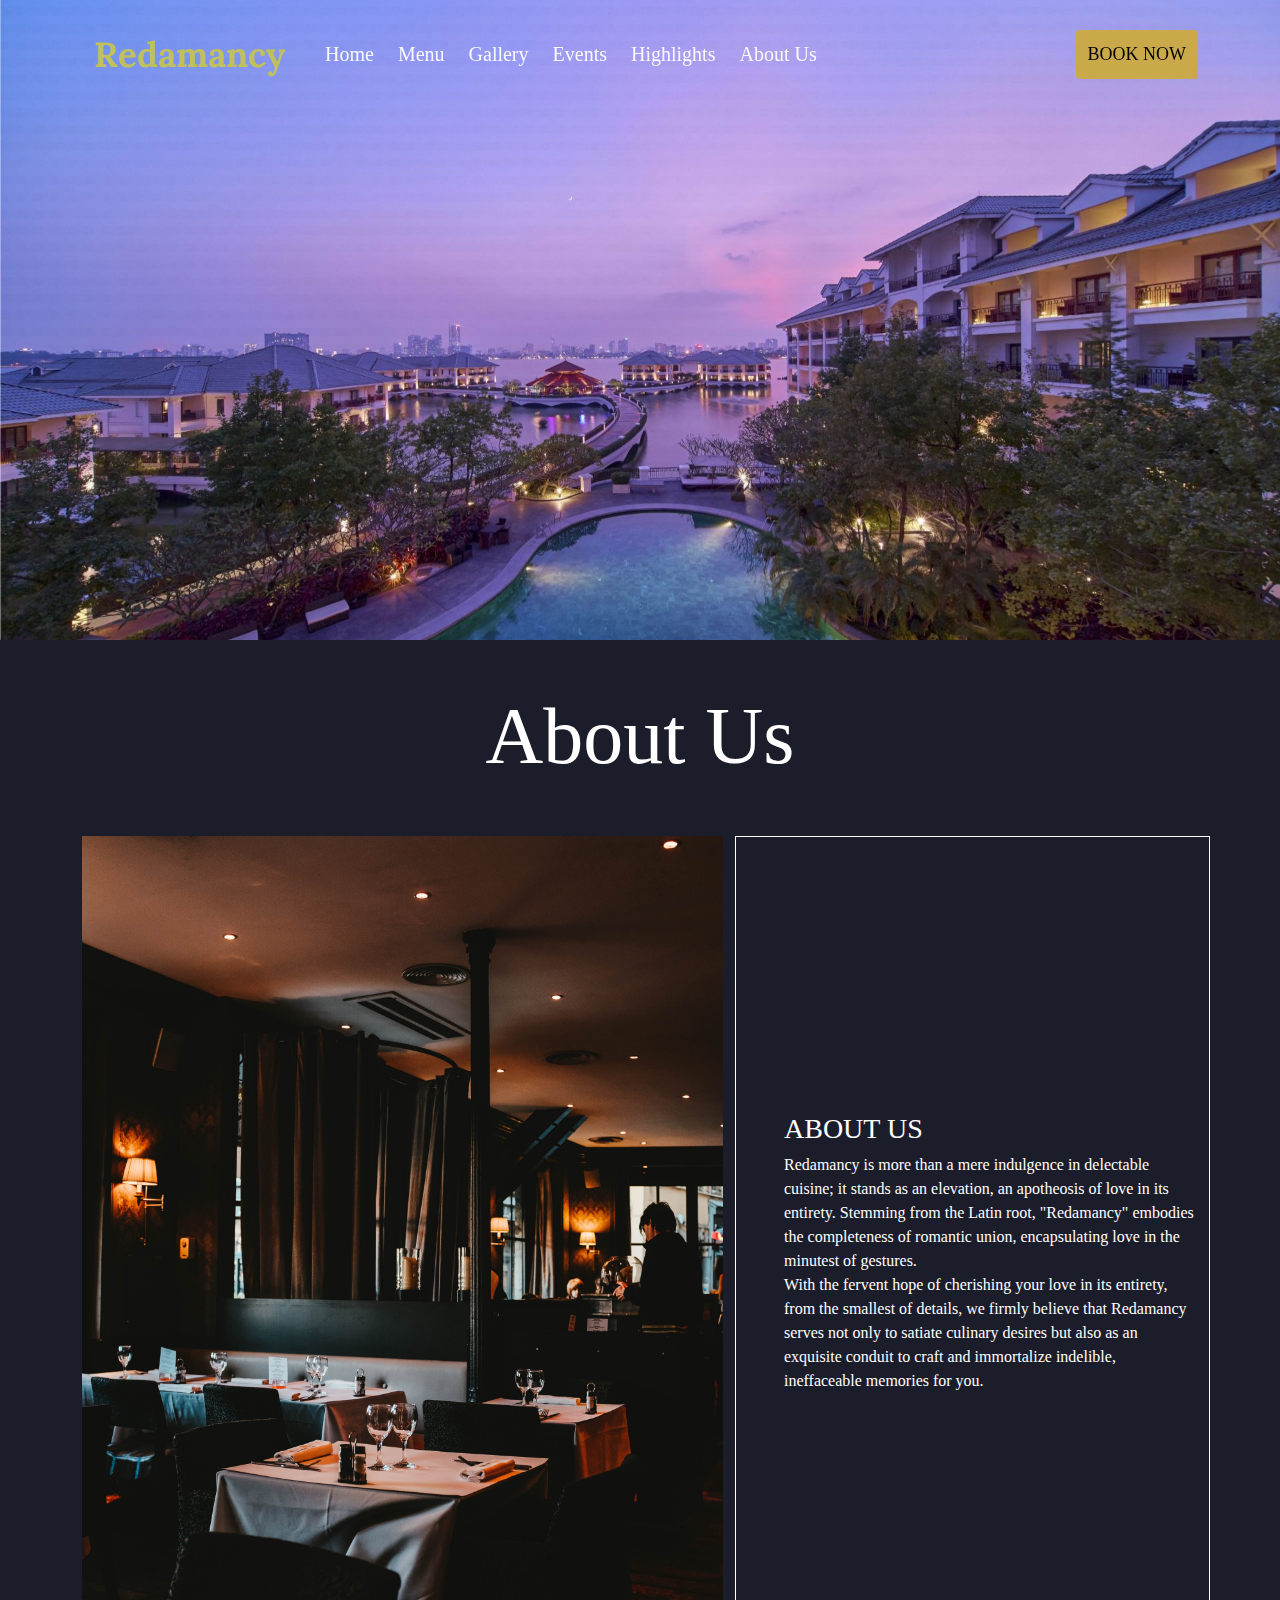
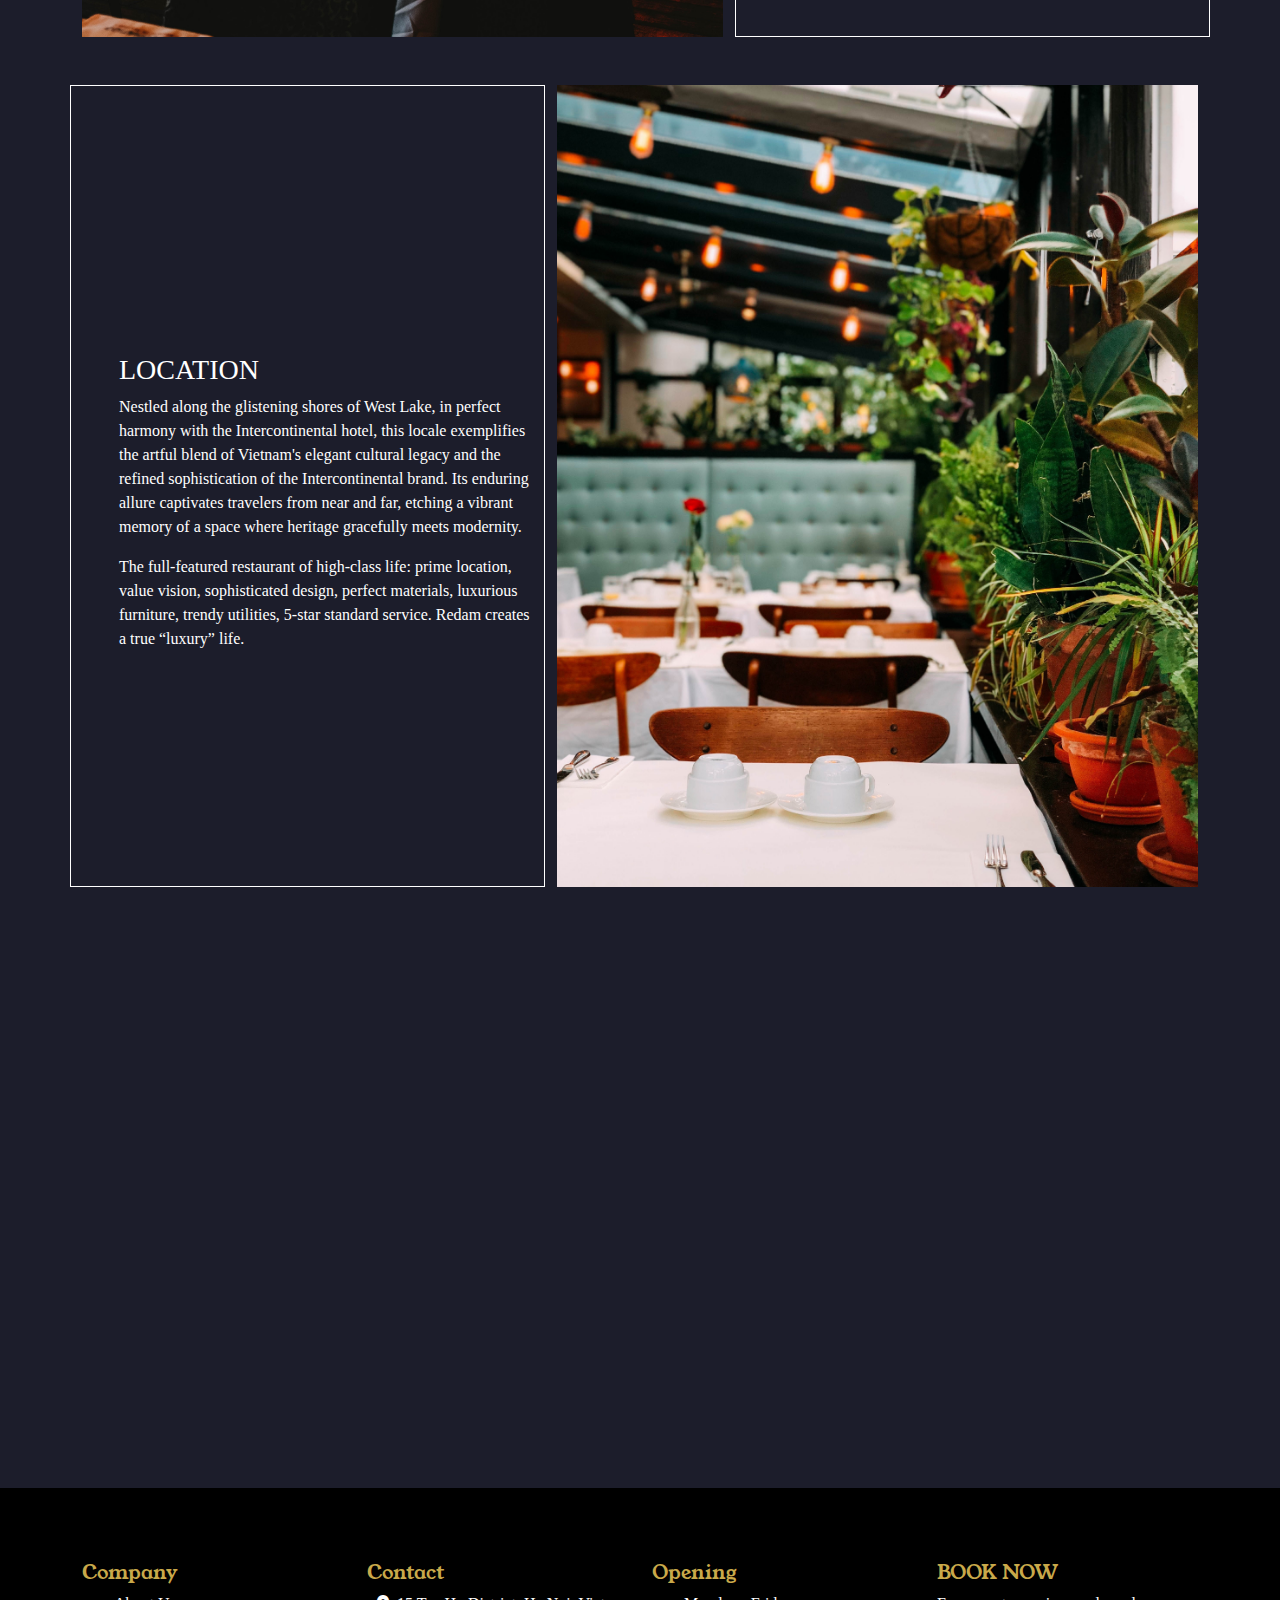
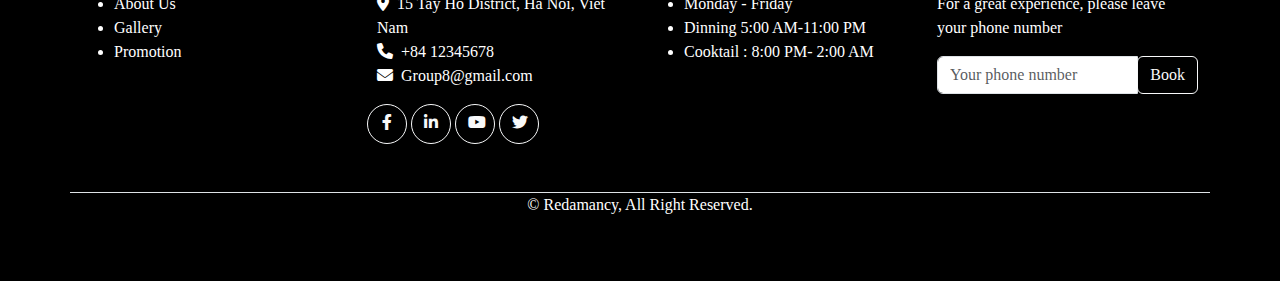
<file: aboutus.html>
<!DOCTYPE html>
<html>

<head>
	<link rel="stylesheet" type="text/css" href="css/aboutus.css">
	<link href="https://cdn.jsdelivr.net/npm/bootstrap@5.3.0/dist/css/bootstrap.min.css" rel="stylesheet">
	<meta charset="utf-8">
	<meta name="viewport" content="width=device-width, initial-scale=1">
	<title>About Us</title>
	<link rel="icon" type="image/x-icon" href="Asset/logo.ico">
	<link rel="preconnect" href="https://fonts.googleapis.com">
	<link rel="preconnect" href="https://fonts.gstatic.com" crossorigin>
	<link href="https://fonts.googleapis.com/css2?family=Playfair+Display&family=Satisfy&display=swap" rel="stylesheet">
	<link
		href="https://fonts.googleapis.com/css2?family=Playfair+Display&family=Satisfy&family=Young+Serif&display=swap"
		rel="stylesheet">
	<link
		href="https://fonts.googleapis.com/css2?family=Great+Vibes&family=Playfair+Display&family=Satisfy&family=Young+Serif&display=swap"
		rel="stylesheet">
	<link href="https://fonts.googleapis.com/css2?family=Lora&display=swap" rel="stylesheet">
	<link href="https://fonts.googleapis.com/css2?family=Fondamento&family=Lora&display=swap" rel="stylesheet">
	<link href="https://fonts.googleapis.com/css2?family=Bodoni+Moda:opsz@6..96&family=Cutive+Mono&display=swap"
		rel="stylesheet">
	<link href="Asset/fontawesome-free-6.1.1-web/css/fontawesome.css" rel="stylesheet">
	<link href="Asset/fontawesome-free-6.1.1-web/css/brands.css" rel="stylesheet">
	<link href="Asset/fontawesome-free-6.1.1-web/css/solid.css" rel="stylesheet">
</head>

<body>
	<nav class="navbar sticky-top navbar-expand-lg " id="navbar">
		<div class="container-lg d-flex justify-content-between">
			<a class="navbar-brand " href="index.html" id="logo"
				style="font-family: 'Lora', serif; color: rgb(192, 192, 94);">Redamancy</a>
			<button class="navbar-toggler" type="button" data-bs-toggle="collapse"
				data-bs-target="#navbarSupportedContent" aria-controls="navbarSupportedContent" aria-expanded="false"
				aria-label="Toggle navigation">
				<span class="navbar-toggler-icon"></span>
			</button>

			<div class="collapse navbar-collapse justify-content-between" id="navbarSupportedContent">
				<ul class="navbar-nav mb-2 mb-lg-0">
					<li class="nav-item">
						<a class="nav-link text-light fs-5" aria-current="page" href="index.html">Home</a>
					</li>
					<li class="nav-item">
						<a class="nav-link text-light fs-5" href="Menu.html">Menu</a>
					</li>
					<li class="nav-item">
						<a class="nav-link text-light fs-5" href="Gallery.html">Gallery</a>
					</li>
					<li class="nav-item">
						<a class="nav-link text-light fs-5" href="promotion.html">Events</a>
					</li>
					<li class="nav-item">
						<a class="nav-link text-light fs-5" href="index.html">Highlights</a>
					</li>
					<li class="nav-item">
						<a class="nav-link text-light fs-5" href="aboutus.html">About Us</a>
					</li>
				</ul>
					<a href="Book.html" class="btn-light btn bookbtn">BOOK NOW</a>
			</div>
		</div>
	</nav>
	<div class="content">
		<div class="slideshow-container">
			<div class="mySlides fadez">
				<img class="img-fluid" src="Aboutus/1.jpg" style="width:100%">
			</div>

			<div class="mySlides fadez">
				<img class="img-fluid" src="Aboutus/2.jpg" style="width:100%">
			</div>

			<div class="mySlides fadez">
				<img class="img-fluid" src="Aboutus/3.jpg" style="width:100%">
			</div>
		</div>
		<div class="mp-5 py-5">	
		<div class="container">
				<div>
					<center>
					<h1 style="font-size: 80px; padding-bottom: 20px;">About Us</h1><br>
					</center>
				</div>
				<div class="row pb-5">
					<img class="col-lg-7" src="Aboutus/22.jpg">
					<div class="col-lg-5 pt-5 ps-5 d-flex" style="border: 0.5px solid white; flex-direction: column; justify-content:center; ">
						<h3>ABOUT US</h3>
						<p>	Redamancy is more than a mere indulgence in delectable cuisine; it stands
							as an
							elevation, an apotheosis of love in its entirety. Stemming from the Latin root, "Redamancy" embodies
							the completeness of romantic union, encapsulating love in the minutest of gestures. <br> With the
							fervent hope of
							cherishing your love in its entirety, from the smallest of details, we firmly believe that Redamancy
							serves not only to satiate culinary desires but also as an exquisite conduit to craft and
							immortalize
							indelible, ineffaceable memories for you.
						</p>
						
					</div>
				</div>
				<div class="row pb-5">
					<div class="col-lg-5 pt-5 ps-5 d-flex" style="border: 0.5px solid white; flex-direction: column; justify-content:center;">
						<h3>LOCATION</h3>
						<p>Nestled along the glistening shores of West Lake, in perfect harmony with the Intercontinental
							hotel, this locale exemplifies the artful blend of Vietnam's elegant cultural legacy and the refined
							sophistication of the Intercontinental brand. Its enduring allure captivates travelers from near and
							far, etching a vibrant memory of a space where heritage gracefully meets modernity.</p>
						<p>
							The full-featured restaurant of high-class life: prime location, value vision, sophisticated design,
							perfect materials, luxurious furniture, trendy utilities, 5-star standard service. Redam creates a
							true “luxury” life.
						</p>
					</div>
					<img class="col-lg-7" src="Aboutus/21.jpg">
				</div>
		</div>
		</div>

	</div>

	<br><br>
	<iframe
		src="https://www.google.com/maps/embed?pb=!1m18!1m12!1m3!1d3723.331693869586!2d105.82848447463655!3d21.059410380597612!2m3!1f0!2f0!3f0!3m2!1i1024!2i768!4f13.1!3m3!1m2!1s0x3135aa55bae2e6e3%3A0xf6a9a624a47ebbb4!2zNDQvNSBQLiBU4burIEhvYSwgVOG7lSBEw6JuIFBo4buRIFPhu5EgMDEsIFTDonkgSOG7kywgSMOgIE7hu5lpLCBWaWV0bmFt!5e0!3m2!1sen!2s!4v1697956718975!5m2!1sen!2s"
		width="100%" height="450" style="border:0; " allowfullscreen="" loading="lazy"
		referrerpolicy="no-referrer-when-downgrade"></iframe>
	<div class="footer">
		<div class="container-lg">
			<div class="row py-5 border-bottom">
				<div class="col-lg-3">
					<br>
					<h5>Company</h5>
					<ul>
						<li><a style="text-decoration: none; color: #ffffff;" href="aboutus.html">About Us</a></li>
						<li><a style="text-decoration: none; color: #ffffff;" href="Gallery.html">Gallery</a></li>
						<li><a style="text-decoration: none; color: #ffffff;" href="promotion.html">Promotion</a></li>
					</ul>
				</div>
				<div class="col-lg-3">
					<br>
					<h5>Contact</h5>
					<ul class="contactlist">
						<li><i class="fa-solid fa-location-dot" style="color: #ffffff;"></i> &nbsp;15 Tay Ho District,
							Ha Noi, Viet Nam</li>
						<li><i class="fa-solid fa-phone" style="color: #ffffff;"></i> &nbsp;+84 12345678</li>
						<li><i class="fa-solid fa-envelope" style="color: #ffffff;"></i> &nbsp;Group8@gmail.com</li>
					</ul>
					<a class="btn btn-outline-light rounded-circle btn-social icon" href=""><i
							class="fab fa-facebook-f"></i></a>
					<a class="btn btn-outline-light rounded-circle btn-social icon" href=""><i
							class="fab fa-linkedin-in"></i></a>
					<a class="btn btn-outline-light rounded-circle btn-social icon" href=""><i
							class="fab fa-youtube"></i></a>
					<a class="btn btn-outline-light rounded-circle btn-social icon" href=""><i
							class="fab fa-twitter"></i></a>
				</div>
				<div class="col-lg-3">
					<br>
					<h5>Opening</h5>
					<ul>
						<li>Monday - Friday</li>
						<li>Dinning 5:00 AM-11:00 PM</li>
						<li>Cooktail : 8:00 PM- 2:00 AM</li>
					</ul>
				</div>
				<div class="col-lg-3">
					<br>
					<h5>BOOK NOW</h5>
					<p>For a great experience, please leave your phone number</p>
					<form class="form-inline">
						<div class="form-group">
							<div class="input-group mb-3">
								<input type="text" class="form-control" placeholder="Your phone number"
									aria-label="Recipient's username" aria-describedby="basic-addon2">
								<div class="input-group-append">
									<button class="btn btn-outline-light" type="button">Book</button>
								</div>
							</div>
						</div>
					</form>
				</div>
			</div>
			<div class="row pb-5">
				<p class="text-center">© Redamancy, All Right Reserved.</p>
			</div>
		</div>

	</div>
	<script src="https://cdn.jsdelivr.net/npm/bootstrap@5.2.3/dist/js/bootstrap.bundle.min.js"></script>
	<script type="text/javascript">
		let slideIndex = 0;
		showSlides();

		function showSlides() {
			let i;
			let slides = document.getElementsByClassName("mySlides");
			for (i = 0; i < slides.length; i++) {
				slides[i].style.display = "none";
			}
			slideIndex++;
			if (slideIndex > slides.length) { slideIndex = 1 }
			slides[slideIndex - 1].style.display = "block";
			setTimeout(showSlides, 5000);
		}

	</script>
	<script>
		// When the user scrolls the page, execute myFunction
		window.onscroll = function () { myFunction() };

		// Get the navbar
		var navbar = document.getElementById("navbar");

		// Get the offset position of the navbar
		var sticky = navbar.offsetTop;

		// Add the sticky class to the navbar when you reach its scroll position. Remove "sticky" when you leave the scroll position
		function myFunction() {
			if (window.pageYOffset >= sticky) {
				navbar.classList.add("sticky")
			} else {
				navbar.classList.remove("sticky");
			}
		}
	</script>
	<script>window.onscroll = function () { scrollFunction() };
		function scrollFunction() {
			if (document.body.scrollTop > 80 || document.documentElement.scrollTop > 80) {
				document.getElementById("navbar").style.padding = "10px 10px";
				document.getElementById("logo").style.fontSize = "25px";
				document.getElementById("navbar").style.background = "black";
			} else {
				document.getElementById("navbar").style.padding = "30px 10px";
				document.getElementById("logo").style.fontSize = "35px";
				document.getElementById("navbar").style.background = "transparent";
			}
		}</script>
</body>

</html>
</file>
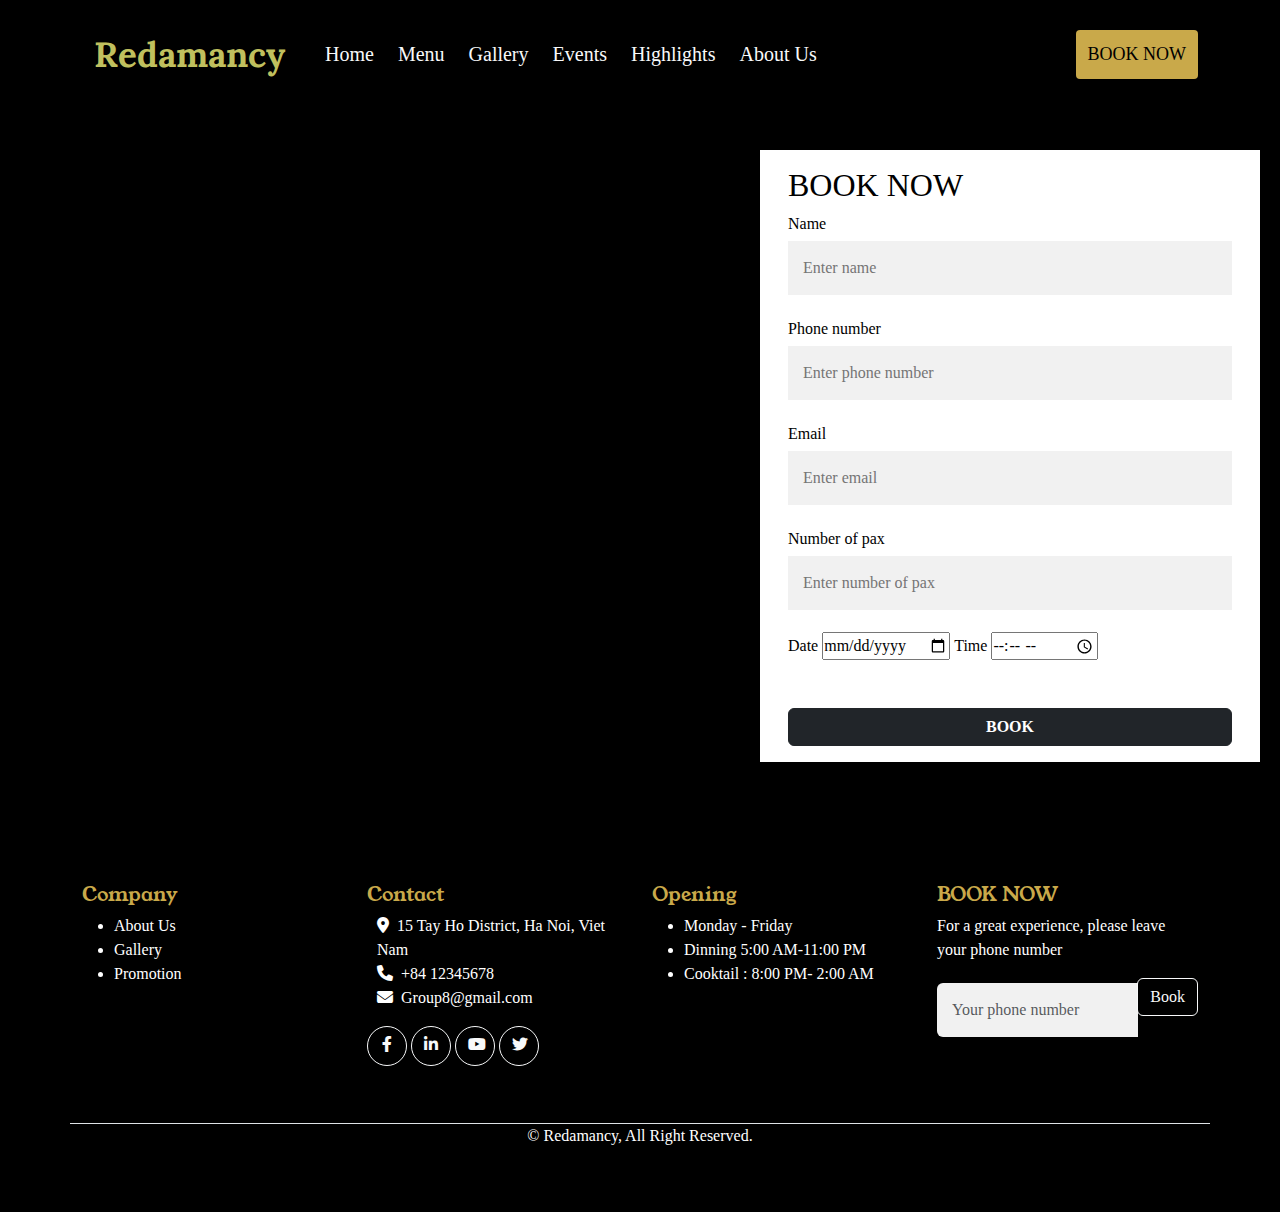
<file: Book.html>
<!DOCTYPE html>
<html>

<head>
	<link rel="stylesheet" type="text/css" href="css/book.css">
	<link href="https://cdn.jsdelivr.net/npm/bootstrap@5.3.0/dist/css/bootstrap.min.css" rel="stylesheet">
	<meta charset="utf-8">
	<meta name="viewport" content="width=device-width, initial-scale=1">
	<title>Book</title>
	<link rel="icon" type="image/x-icon" href="Asset/logo.ico">
	<link rel="preconnect" href="https://fonts.googleapis.com">
	<link rel="preconnect" href="https://fonts.gstatic.com" crossorigin>
	<link href="https://fonts.googleapis.com/css2?family=Playfair+Display&family=Satisfy&display=swap" rel="stylesheet">
	<link href="https://fonts.googleapis.com/css2?family=Playfair+Display&family=Satisfy&family=Young+Serif&display=swap" rel="stylesheet">
	<link href="https://fonts.googleapis.com/css2?family=Great+Vibes&family=Playfair+Display&family=Satisfy&family=Young+Serif&display=swap" rel="stylesheet">
	<link href="https://fonts.googleapis.com/css2?family=Lora&display=swap" rel="stylesheet">
	<link href="https://fonts.googleapis.com/css2?family=Fondamento&family=Lora&display=swap" rel="stylesheet">
	<link href="https://fonts.googleapis.com/css2?family=Bodoni+Moda:opsz@6..96&family=Cutive+Mono&display=swap" rel="stylesheet">
	<link href="Asset/fontawesome-free-6.1.1-web/css/fontawesome.css" rel="stylesheet">
    <link href="Asset/fontawesome-free-6.1.1-web/css/brands.css" rel="stylesheet">
    <link href="Asset/fontawesome-free-6.1.1-web/css/solid.css" rel="stylesheet">
</head>

<body> 
	<nav class="navbar sticky-top navbar-expand-lg " id="navbar">
		<div class="container-lg d-flex justify-content-between">
			<a class="navbar-brand " href="index.html" id="logo"
				style="font-family: 'Lora', serif; color: rgb(192, 192, 94);">Redamancy</a>
			<button class="navbar-toggler" type="button" data-bs-toggle="collapse"
				data-bs-target="#navbarSupportedContent" aria-controls="navbarSupportedContent" aria-expanded="false"
				aria-label="Toggle navigation">
				<span class="navbar-toggler-icon"></span>
			</button> 
			<div class="collapse navbar-collapse justify-content-between" id="navbarSupportedContent">
			<ul class="navbar-nav mb-2 mb-lg-0">
				<li class="nav-item">
					<a class="nav-link text-light fs-5" aria-current="page" href="index.html">Home</a>
				</li>
				<li class="nav-item">
					<a class="nav-link text-light fs-5" href="Menu.html">Menu</a>
				</li>
				<li class="nav-item">
					<a class="nav-link text-light fs-5" href="Gallery.html">Gallery</a>
				</li>
				<li class="nav-item">
					<a class="nav-link text-light fs-5" href="promotion.html">Events</a>
				</li>
				<li class="nav-item">
					<a class="nav-link text-light fs-5" href="index.html">Highlights</a>
				</li>
				<li class="nav-item">
					<a class="nav-link text-light fs-5" href="aboutus.html">About Us</a>
				</li>
			</ul>
				<a href="Book.html" class="btn-light btn bookbtn">BOOK NOW</a>
			</div>
		</div>
	</nav>
	<div class="content">
		<div>
			<div class="bg-img" style="margin-top: 110px;">
				<div class="booking">
				<form class="container">
				  <h2>BOOK NOW</h2>
			
				  <label for="name"><b>Name</b></label>
				  <input type="text" placeholder="Enter name" name="name" required>
			
				  <label for="phone number"><b>Phone number</b></label>
				  <input type="text" placeholder="Enter phone number" name="phone number" required>
			
			
				  <label for="email"><b>Email</b></Email>
					<input type="text" placeholder="Enter email" name="email" required>
			
					<label for="pax"><b>Number of pax</b></label>
					<input type="text" placeholder="Enter number of pax" name="number of pax" required>
			
			
					<label for="date"><b>Date</b></label>
					<input type="date" id="date" name="date" required>
			
					<label for="time"><b>Time</b></label>
					<input type="time" id="time" name="time" required>
					<br><br><br>
			
					<button type="submit" class="btn btn-dark" style="width: 100%;"><b>BOOK</b></button>
				</form>
              </div>
			  </div>
		</div>
	</div>
	<div class="footer">
		<div class="container-lg">
            <div class="row py-5 border-bottom">
				<div class="col-lg-3">
					<br><h5>Company</h5>
					<ul>
						<li><a style="text-decoration: none; color: #ffffff;" href="aboutus.html">About Us</a></li>
						<li><a style="text-decoration: none; color: #ffffff;" href="Gallery.html">Gallery</a></li>
						<li><a style="text-decoration: none; color: #ffffff;" href="promotion.html">Promotion</a></li>
					</ul>
				</div>
				<div class="col-lg-3">
					<br><h5>Contact</h5>
					<ul class="contactlist">
						<li><i class="fa-solid fa-location-dot" style="color: #ffffff;"></i> &nbsp;15 Tay Ho District, Ha Noi, Viet Nam</li>
						<li><i class="fa-solid fa-phone" style="color: #ffffff;"></i> &nbsp;+84 12345678</li>
						<li><i class="fa-solid fa-envelope" style="color: #ffffff;"></i> &nbsp;Group8@gmail.com</li>
					</ul>
					<a class="btn btn-outline-light rounded-circle btn-social icon" href=""><i class="fab fa-facebook-f"></i></a>
					<a class="btn btn-outline-light rounded-circle btn-social icon" href=""><i class="fab fa-linkedin-in"></i></a>
					<a class="btn btn-outline-light rounded-circle btn-social icon" href=""><i class="fab fa-youtube"></i></a>
					<a class="btn btn-outline-light rounded-circle btn-social icon" href=""><i class="fab fa-twitter"></i></a>
				</div>
				<div class="col-lg-3">
					<br><h5>Opening</h5>
					<ul>
                        <li>Monday - Friday</li>
						<li>Dinning 5:00 AM-11:00 PM</li>
						<li>Cooktail : 8:00 PM- 2:00 AM</li>
                    </ul>
				</div>
				<div class="col-lg-3">
					<br><h5>BOOK NOW</h5>
					<p>For a great experience, please leave your phone number</p>
					<form class="form-inline">
						<div class="form-group">
							<div class="input-group mb-3">
								<input type="text" class="form-control" placeholder="Your phone number" aria-label="Recipient's username" aria-describedby="basic-addon2">
								<div class="input-group-append">
								  <button class="btn btn-outline-light" type="button">Book</button>
								</div>
							</div>
						</div>
					  </form>
				</div>
			</div>
			<div class="row pb-5"><p class="text-center">© Redamancy, All Right Reserved.</p></div>
		</div>
	</div>
	<script src="https://cdn.jsdelivr.net/npm/bootstrap@5.2.3/dist/js/bootstrap.bundle.min.js"></script>
	<script>
		// When the user scrolls the page, execute myFunction
window.onscroll = function() {myFunction()};

// Get the navbar
var navbar = document.getElementById("navbar");

// Get the offset position of the navbar
var sticky = navbar.offsetTop;

// Add the sticky class to the navbar when you reach its scroll position. Remove "sticky" when you leave the scroll position
function myFunction() {
  if (window.pageYOffset >= sticky) {
    navbar.classList.add("sticky")
  } else {
    navbar.classList.remove("sticky");
  }
		}
		</script>	
	<script>window.onscroll = function() {scrollFunction()};
		function scrollFunction() {
		  if (document.body.scrollTop > 80 || document.documentElement.scrollTop > 80) {
			document.getElementById("navbar").style.padding = "10px 10px";
			document.getElementById("logo").style.fontSize = "25px";
		 } else {
			document.getElementById("navbar").style.padding = "30px 10px";
			document.getElementById("logo").style.fontSize = "35px";
		  }
		}</script>
</body>

</html>
</file>
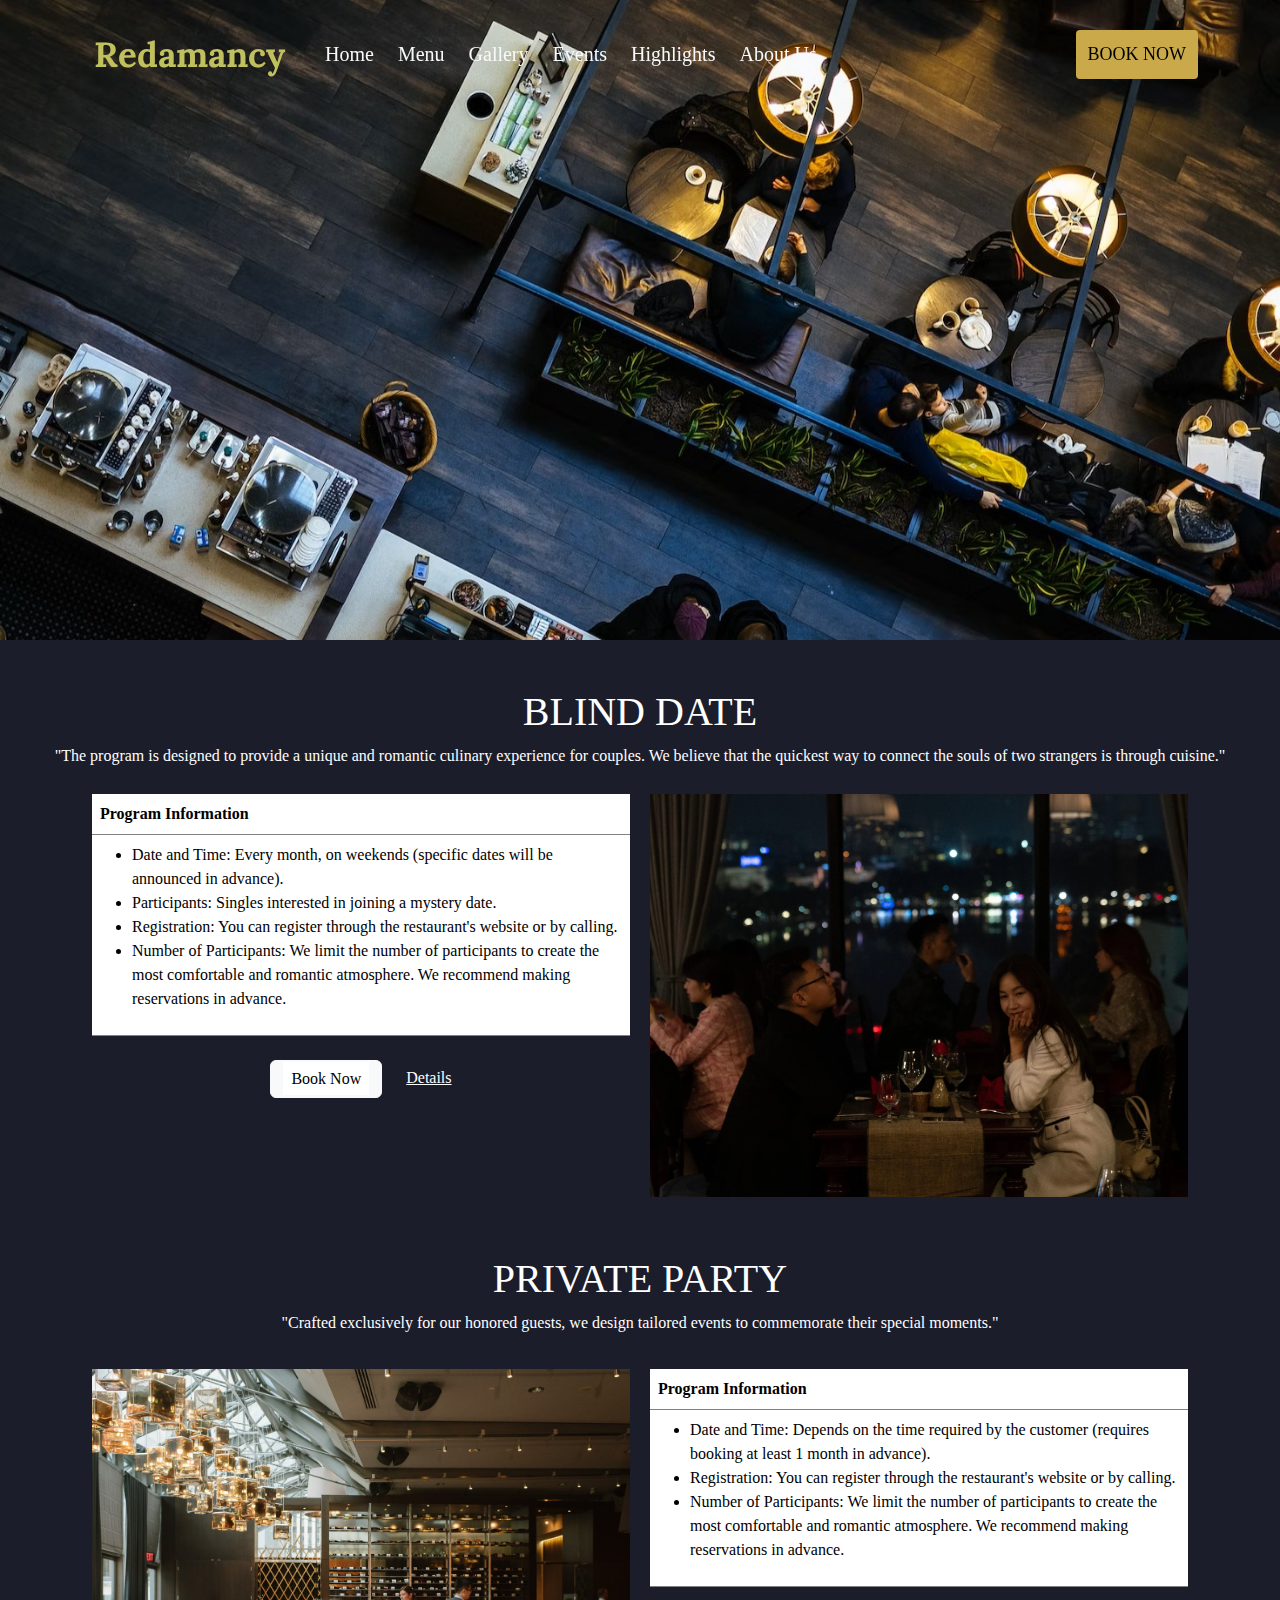
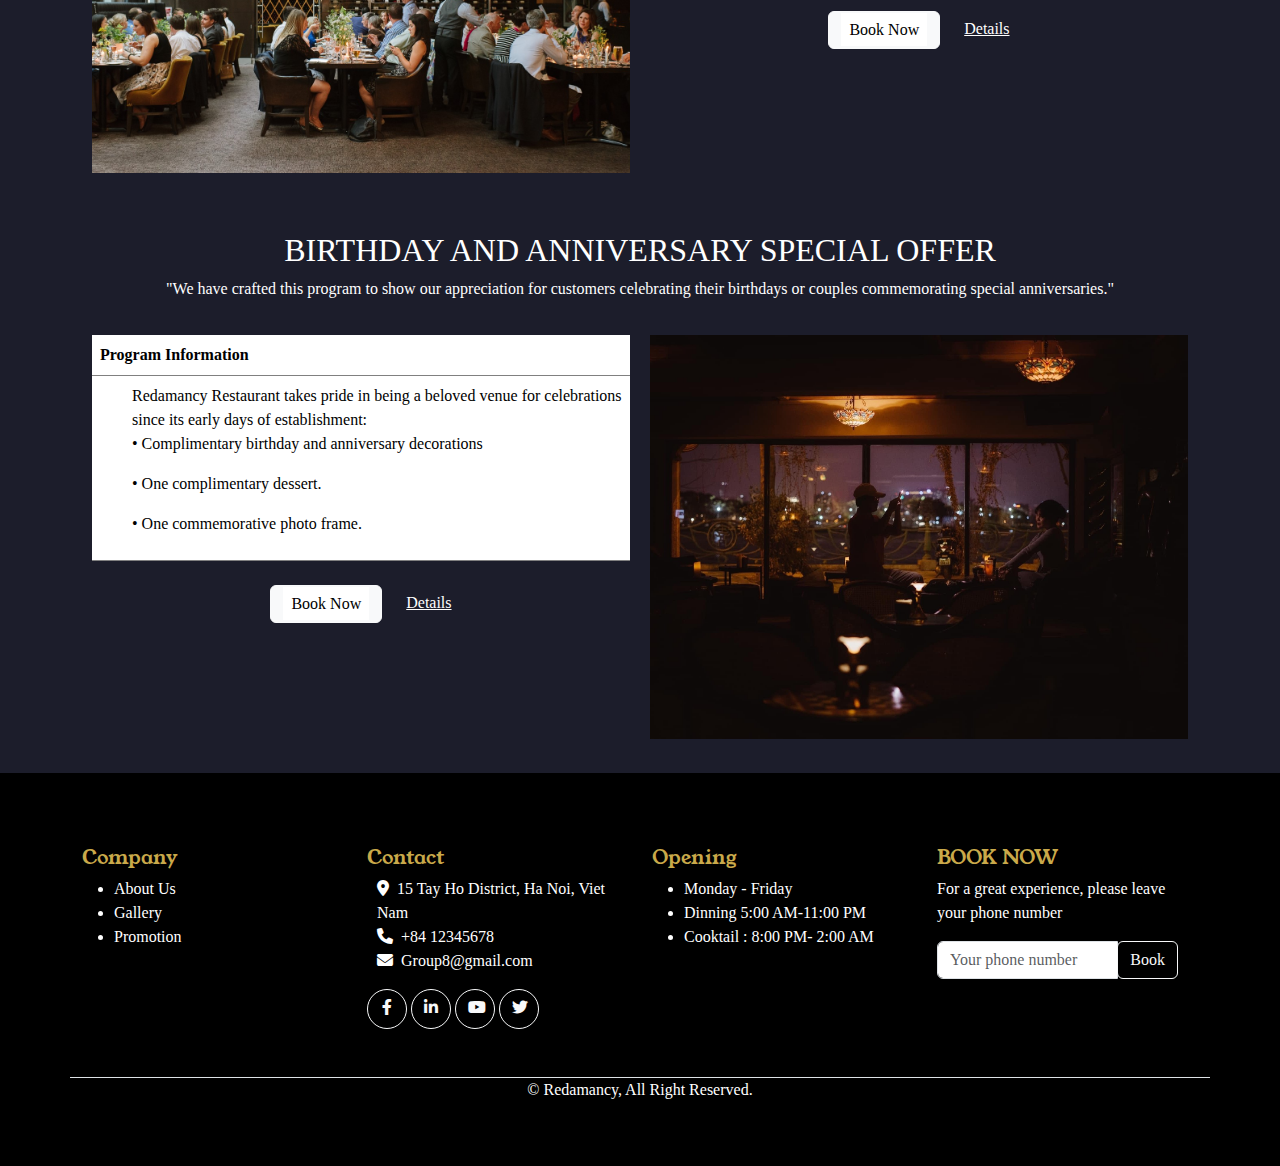
<file: promotion.html>
<!DOCTYPE html>
<html>

<head>
	<link rel="stylesheet" type="text/css" href="css/aboutus.css">
	<link href="https://cdn.jsdelivr.net/npm/bootstrap@5.3.0/dist/css/bootstrap.min.css" rel="stylesheet">
	<meta charset="utf-8">
	<meta name="viewport" content="width=device-width, initial-scale=1">
	<title>Redamancy Events</title>
	<link rel="icon" type="image/x-icon" href="Asset/logo.ico">
	<link rel="preconnect" href="https://fonts.googleapis.com">
	<link rel="preconnect" href="https://fonts.gstatic.com" crossorigin>
	<link href="https://fonts.googleapis.com/css2?family=Playfair+Display&family=Satisfy&display=swap" rel="stylesheet">
	<link
		href="https://fonts.googleapis.com/css2?family=Playfair+Display&family=Satisfy&family=Young+Serif&display=swap"
		rel="stylesheet">
	<link
		href="https://fonts.googleapis.com/css2?family=Great+Vibes&family=Playfair+Display&family=Satisfy&family=Young+Serif&display=swap"
		rel="stylesheet">
	<link href="https://fonts.googleapis.com/css2?family=Lora&display=swap" rel="stylesheet">
	<link href="https://fonts.googleapis.com/css2?family=Fondamento&family=Lora&display=swap" rel="stylesheet">
	<link href="https://fonts.googleapis.com/css2?family=Bodoni+Moda:opsz@6..96&family=Cutive+Mono&display=swap"
		rel="stylesheet">
	<link href="Asset/fontawesome-free-6.1.1-web/css/fontawesome.css" rel="stylesheet">
	<link href="Asset/fontawesome-free-6.1.1-web/css/brands.css" rel="stylesheet">
	<link href="Asset/fontawesome-free-6.1.1-web/css/solid.css" rel="stylesheet">
	<style>
		.container {
			display: flex;
		}

		.table,
		.image {
			flex: 1;
			padding: 10px;
		}

		table {
			border-collapse: collapse;
			width: 100%;
		}

		th,
		td {
			border: none;
			padding: 8px;
			text-align: left;
		}

		button {
			padding: 10px 20px;
			background-color: #EAD9BA;
			border: none;
			color: black;
			margin-right: 20px;
			text-decoration: none;
			cursor: pointer;
		}

		.image img {
			width: 100%;
			height: auto;
		}
	</style>
</head>

<body>
	<nav class="navbar sticky-top navbar-expand-lg " id="navbar">
		<div class="container-lg d-flex justify-content-between">
			<a class="navbar-brand " href="index.html" id="logo"
				style="font-family: 'Lora', serif; color: rgb(192, 192, 94);">Redamancy</a>
			<button class="navbar-toggler" type="button" data-bs-toggle="collapse"
				data-bs-target="#navbarSupportedContent" aria-controls="navbarSupportedContent" aria-expanded="false"
				aria-label="Toggle navigation">
				<span class="navbar-toggler-icon"></span>
			</button>

			<div class="collapse navbar-collapse justify-content-between" id="navbarSupportedContent">
				<ul class="navbar-nav mb-2 mb-lg-0">
					<li class="nav-item">
					<li class="nav-item">
						<a class="nav-link text-light fs-5" aria-current="page" href="index.html">Home</a>
					</li>
					<li class="nav-item">
						<a class="nav-link text-light fs-5" href="Menu.html">Menu</a>
					</li>
					<li class="nav-item">
						<a class="nav-link text-light fs-5" href="Gallery.html">Gallery</a>
					</li>
					<li class="nav-item">
						<a class="nav-link text-light fs-5" href="promotion.html">Events</a>
					</li>
					<li class="nav-item">
						<a class="nav-link text-light fs-5" href="index.html">Highlights</a>
					</li>
					<li class="nav-item">
						<a class="nav-link text-light fs-5" href="aboutus.html">About Us</a>
					</li>
				</ul>
				<a href="Book.html" class="btn-light btn bookbtn">BOOK NOW</a>
			</div>
		</div>
	</nav>
	<div class="content">
		<div class="slideshow-container">
			<div class="mySlides fadez">
				<img class="img-fluid" src="Aboutus/4.jpg" style="width:100%">
			</div>

			<div class="mySlides fadez">
				<div class="numbertext">2 / 3</div>
				<img class="img-fluid" src="Aboutus/6.jpg" style="width:100%">
			</div>

			<div class="mySlides fadez">
				<div class="numbertext">3 / 3</div>
				<img class="img-fluid" src="Aboutus/5.jpg" style="width:100%">
			</div>
		</div>
		<title>Blind Date</title>
		<br> <br>
		<center>
		<h1>BLIND DATE</h1>
		<p class="program-text">"The program is designed to provide a unique and romantic culinary experience for
			couples. We believe that the quickest way to connect the souls of two strangers is through cuisine."</p>
		</center>
	</div>


	<div class="container">
		<div class="table">
			<table>

				<th colspan="2">Program Information</th>

				<tr>
					<td colspan="2">
						<ul>
							<li><strong>Date and Time:</strong> Every month, on weekends (specific dates will be
								announced in advance).</li>
							<li><strong>Participants:</strong> Singles interested in joining a mystery date.</li>
							<li><strong>Registration:</strong> You can register through the restaurant's website or by
								calling.</li>
							<li><strong>Number of Participants:</strong> We limit the number of participants to create
								the most comfortable and romantic atmosphere. We recommend making reservations in
								advance.</li>
						</ul>
					</td>
			</table>
			<div style="text-align: center;">
				<br>
				<button class="btn btn-light"><a style="text-decoration: none; color: #000;" href="Book.html" href="Book.html">Book Now</a></button>
				<u>Details</u>
			</div>
		</div>
		<div class="image">
			<img src="Aboutus/7.jpg" alt="Image Description">
			<br><br>
		</div>

	</div>
	</div>
	<br>
	<center>
		<h1> PRIVATE PARTY</h1>
		"Crafted exclusively for our honored guests, we design tailored events to commemorate their special
		moments."<br><br>
	</center>
	</div>
	<div class="container">
		<div class="image">
			<img src="Aboutus/9.jpg" alt="Image Description">
		</div>
		<div class="table">
			<table>
				<tr>
					<th colspan="2">Program Information</th>
				</tr>
				<tr>
					<td colspan="2">
						<ul>
							<li><strong>Date and Time:</strong> Depends on the time required by the customer (requires
								booking at least 1 month in advance). </li>
							<li><strong>Registration:</strong> You can register through the restaurant's website or by
								calling.</li>
							<li><strong>Number of Participants:</strong> We limit the number of participants to create
								the most comfortable and romantic atmosphere. We recommend making reservations in
								advance.</li>
						</ul>
					</td>
				</tr>
			</table>
			<div style="text-align: center;">
				<br>
				<button class="btn btn-light"><a style="text-decoration: none; color: #000;" href="Book.html" href="Book.html">Book Now</a></button>
				<u>Details</u>
			</div>
		</div>
	</div>
<div></div>
	<br><br>
	
	<center>
		<h2>BIRTHDAY AND ANNIVERSARY SPECIAL OFFER</h2>
		"We have crafted this program to show our appreciation for customers celebrating their birthdays or couples
		commemorating special anniversaries."<br><br>
	</center>
	</div>
	<div class="container">
		<div class="table">
			<table>

				<th colspan="2">Program Information</th>

				<tr>
					<td colspan="2">
						<ul> Redamancy Restaurant takes pride in being a beloved venue for celebrations since its early
							days of establishment:<br>
							<p>• Complimentary birthday and anniversary decorations
							</p>
							<p>• One complimentary dessert.</p>
							<p>
								• One commemorative photo frame.


							</p>
						</ul>
					</td>
					<!-- Nội dung bảng -->
			</table>
			<div style="text-align: center;">
				<br>

				<button class="btn btn-light"><a style="text-decoration: none; color: #000;" href="Book.html" href="Book.html">Book Now</a></button>
				<u>Details</u>
			</div>
		</div>
		<div class="image">
			<img src="Aboutus/8.jpg" alt="Image Description">
			<br><br>
		</div>

	</div>
	<div class="footer">
		<div class="container-lg">
			<div class="row py-5 border-bottom">
				<div class="col-lg-3">
					<br>
					<h5>Company</h5>
					<ul>
						<li><a style="text-decoration: none; color: #ffffff;" href="aboutus.html">About Us</a></li>
						<li><a style="text-decoration: none; color: #ffffff;" href="Gallery.html">Gallery</a></li>
						<li><a style="text-decoration: none; color: #ffffff;" href="promotion.html">Promotion</a></li>
					</ul>
				</div>
				<div class="col-lg-3">
					<br>
					<h5>Contact</h5>
					<ul class="contactlist">
						<li><i class="fa-solid fa-location-dot" style="color: #ffffff;"></i> &nbsp;15 Tay Ho District,
							Ha Noi, Viet Nam</li>
						<li><i class="fa-solid fa-phone" style="color: #ffffff;"></i> &nbsp;+84 12345678</li>
						<li><i class="fa-solid fa-envelope" style="color: #ffffff;"></i> &nbsp;Group8@gmail.com</li>
					</ul>
					<a class="btn btn-outline-light rounded-circle btn-social icon" href=""><i
							class="fab fa-facebook-f"></i></a>
					<a class="btn btn-outline-light rounded-circle btn-social icon" href=""><i
							class="fab fa-linkedin-in"></i></a>
					<a class="btn btn-outline-light rounded-circle btn-social icon" href=""><i
							class="fab fa-youtube"></i></a>
					<a class="btn btn-outline-light rounded-circle btn-social icon" href=""><i
							class="fab fa-twitter"></i></a>
				</div>
				<div class="col-lg-3">
					<br>
					<h5>Opening</h5>
					<ul>
						<li>Monday - Friday</li>
						<li>Dinning 5:00 AM-11:00 PM</li>
						<li>Cooktail : 8:00 PM- 2:00 AM</li>
					</ul>
				</div>
				<div class="col-lg-3">
					<br>
					<h5>BOOK NOW</h5>
					<p>For a great experience, please leave your phone number</p>
					<form class="form-inline">
						<div class="form-group">
							<div class="input-group mb-3">
								<input type="text" class="form-control" placeholder="Your phone number"
									aria-label="Recipient's username" aria-describedby="basic-addon2">
								<div class="input-group-append">
									<button class="btn btn-outline-light" type="button">Book</button>
								</div>
							</div>
						</div>
					</form>
				</div>
			</div>
			<div class="row pb-5">
				<p class="text-center">© Redamancy, All Right Reserved.</p>
			</div>
		</div>

	</div>
	<script src="https://cdn.jsdelivr.net/npm/bootstrap@5.2.3/dist/js/bootstrap.bundle.min.js"></script>
	<script type="text/javascript">
		let slideIndex = 0;
		showSlides();

		function showSlides() {
			let i;
			let slides = document.getElementsByClassName("mySlides");
			for (i = 0; i < slides.length; i++) {
				slides[i].style.display = "none";
			}
			slideIndex++;
			if (slideIndex > slides.length) { slideIndex = 1 }
			slides[slideIndex - 1].style.display = "block";
			setTimeout(showSlides, 5000);
		}

	</script>
	<script>
		// When the user scrolls the page, execute myFunction
		window.onscroll = function () { myFunction() };

		// Get the navbar
		var navbar = document.getElementById("navbar");

		// Get the offset position of the navbar
		var sticky = navbar.offsetTop;

		// Add the sticky class to the navbar when you reach its scroll position. Remove "sticky" when you leave the scroll position
		function myFunction() {
			if (window.pageYOffset >= sticky) {
				navbar.classList.add("sticky")
			} else {
				navbar.classList.remove("sticky");
			}
		}
	</script>
	<script>window.onscroll = function () { scrollFunction() };
		function scrollFunction() {
			if (document.body.scrollTop > 80 || document.documentElement.scrollTop > 80) {
				document.getElementById("navbar").style.padding = "10px 10px";
				document.getElementById("logo").style.fontSize = "25px";
				document.getElementById("navbar").style.background = "black";
			} else {
				document.getElementById("navbar").style.padding = "30px 10px";
				document.getElementById("logo").style.fontSize = "35px";
				document.getElementById("navbar").style.background = "transparent";
			}
		}</script>
</body>

</html>
</file>
<file: css/aboutus.css>
*{
  padding: 0;
  margin: 0;
  box-sizing:border-box
}
body{
  color: white !important;
  background-color:#1c1d2b !important;
  font-family: "Times New Roman", Times, serif !important;
}
/*#717171*/
/*flexbox*/

.bookbtn{
  color: black !important;
  background-color: #c9a94a !important;
  border: 0 !important;
}
body{
  color: white !important;
	background-color:#1c1d2b !important;
  font-family: "Times New Roman", Times, serif !important;
  font-weight: lighter !important;
}
/*#717171*/
/*flexbox*/
#navbar {
  overflow: hidden;
  background-color: #f1f1f100;
  padding: 30px 10px; /* Large padding which will shrink on scroll (using JS) */
  transition: 0.4s; /* Adds a transition effect when the padding is decreased */
  position: fixed; /* Sticky/fixed navbar */
  width: 100%;
  top: 0; /* At the top */
  z-index: 99;
}

/* Style the navbar links */
#navbar a {
  float: left;
  color: rgba(0, 0, 0, 0);
  text-align: center;
  padding: 12px;
  text-decoration: none;
  font-size: 18px;
  line-height: 25px;
  border-radius: 4px;
}

/* Style the logo */
#navbar #logo {
  font-size: 35px;
  font-weight: bold;
  transition: 0.4s;
}

/* Links on mouse-over */
#navbar a:hover {
  background-color: #dddddd14;
  color: black;
}

/* Style the active/current link */
#navbar a.active {
  color: white;
}

/* Display some links to the right */
#navbar-right {
  float: right;
}
@media screen and (max-width: 580px) {
  #navbar {
    padding: 20px 10px !important;
  }
  #navbar a {
    float: none;
    display: block;
    text-align: left;
  }
  #navbar-right {
    float: none;
  }
}
/* Slideshow container */
.slideshow-container{
  max-width: 2000px;
  position: relative;
  margin: auto;
}

/* Hide the images by default */
.mySlides {
  display: none;
}

/* Position the "next button" to the right */
.next {
  right: 0;
  border-radius: 3px 0 0 3px;
}

/* On hover, add a black background color with a little bit see-through */
.prev:hover, .next:hover {
  background-color: rgba(0,0,0,0.8);
}

/* Caption text */
.text {
  color: #f2f2f2;
  font-size: 15px;
  padding: 8px 12px;
  position: absolute;
  bottom: 8px;
  width: 100%;
  text-align: center;
}

/* Number text (1/3 etc) */
.numbertext {
  color: #f2f2f2;
  font-size: 12px;
  padding: 8px 12px;
  position: absolute;
  top: 0;
}


.active, .dot:hover {
  background-color: #717171;
}

/* Fading animation */
.fadez {
  animation-name: fade;
  animation-duration: 1.5s;
}

@keyframes fade {
  from {opacity: 0.4}
  to {opacity: 1}
}
.footer h5{
  font-family: 'Young Serif', serif;
  color: #c9a94a;
}
.contactlist{
  padding-left: 10px;
  list-style: none !important;
}
.footer{
  background-color: black;
}
.icon{
  height: 40px;
  width: 40px;
}
</file>
<file: css/book.css>
*{
	padding: 0;
	margin: 0;
  box-sizing: border-box;
}
body{
  color: white !important;
  font-family: "Times New Roman", Times, serif !important;
  font-weight: lighter !important;
  background-color: black !important;
}

.booking{
  position: absolute;
  right: 0;
  margin: 20px;
  max-width: 500px;
  padding: 16px;
  background-color: rgb(255, 255, 255);
  color: #000;
  margin-top: 40px !important;
}
input[type=text], input[type=password] {
  width: 100%;
  padding: 15px;
  margin: 5px 0 22px 0;
  border: none;
  background: #f1f1f1;
}

input[type=text]:focus, input[type=password]:focus {
  background-color: #ddd;
  outline: none;
}
/*#717171*/
/*flexbox*/
#navbar {
  overflow: hidden;
  background-color: #000000;
  padding: 30px 10px; /* Large padding which will shrink on scroll (using JS) */
  transition: 0.4s; /* Adds a transition effect when the padding is decreased */
  position: fixed; /* Sticky/fixed navbar */
  width: 100%;
  top: 0; /* At the top */
  z-index: 99;
}

/* Style the navbar links */
#navbar a {
  float: left;
  color: rgba(0, 0, 0, 0);
  text-align: center;
  padding: 12px;
  text-decoration: none;
  font-size: 18px;
  line-height: 25px;
  border-radius: 4px;
}

/* Style the logo */
#navbar #logo {
  font-size: 35px;
  font-weight: bold;
  transition: 0.4s;
}

/* Links on mouse-over */
#navbar a:hover {
  background-color: #d3cbcb14;
  color: black;
}

/* Style the active/current link */
#navbar a.active {
  color: white;
}

/* Display some links to the right */
#navbar-right {
  float: right;
}
@media screen and (max-width: 580px) {
  #navbar {
    padding: 20px 10px !important;
  }
  #navbar a {
    float: none;
    display: block;
    text-align: left;
  }
  #navbar-right {
    float: none;
  }
}
.bg-img {
  /* The image used */
  background-image: url("https://images.unsplash.com/photo-1482275548304-a58859dc31b7?auto=format&fit=crop&q=80&w=1476&ixlib=rb-4.0.3&ixid=M3wxMjA3fDB8MHxwaG90by1wYWdlfHx8fGVufDB8fHx8fA%3D%3D");
  min-height: 700px;
  background-position: center;
  background-repeat: no-repeat;
  background-size: cover;
  position: relative;
}
.bookbtn{
	color: black !important;
	background-color: #c9a94a !important;
	border: 0 !important;
}
* {box-sizing:border-box}

.footer h5{
  font-family: 'Young Serif', serif;
  color: #c9a94a;
}
.contactlist{
  padding-left: 10px;
  list-style: none !important;
}
.footer{
  background-color: black;
}
.icon{
  height: 40px;
  width: 40px;
}
</file>
<file: Asset/fontawesome-free-6.1.1-web/css/brands.css>
/*!
 * Font Awesome Free 6.1.1 by @fontawesome - https://fontawesome.com
 * License - https://fontawesome.com/license/free (Icons: CC BY 4.0, Fonts: SIL OFL 1.1, Code: MIT License)
 * Copyright 2022 Fonticons, Inc.
 */
:root, :host {
  --fa-font-brands: normal 400 1em/1 "Font Awesome 6 Brands"; }

@font-face {
  font-family: 'Font Awesome 6 Brands';
  font-style: normal;
  font-weight: 400;
  font-display: block;
  src: url("../webfonts/fa-brands-400.woff2") format("woff2"), url("../webfonts/fa-brands-400.ttf") format("truetype"); }

.fab,
.fa-brands {
  font-family: 'Font Awesome 6 Brands';
  font-weight: 400; }

.fa-42-group:before {
  content: "\e080"; }

.fa-innosoft:before {
  content: "\e080"; }

.fa-500px:before {
  content: "\f26e"; }

.fa-accessible-icon:before {
  content: "\f368"; }

.fa-accusoft:before {
  content: "\f369"; }

.fa-adn:before {
  content: "\f170"; }

.fa-adversal:before {
  content: "\f36a"; }

.fa-affiliatetheme:before {
  content: "\f36b"; }

.fa-airbnb:before {
  content: "\f834"; }

.fa-algolia:before {
  content: "\f36c"; }

.fa-alipay:before {
  content: "\f642"; }

.fa-amazon:before {
  content: "\f270"; }

.fa-amazon-pay:before {
  content: "\f42c"; }

.fa-amilia:before {
  content: "\f36d"; }

.fa-android:before {
  content: "\f17b"; }

.fa-angellist:before {
  content: "\f209"; }

.fa-angrycreative:before {
  content: "\f36e"; }

.fa-angular:before {
  content: "\f420"; }

.fa-app-store:before {
  content: "\f36f"; }

.fa-app-store-ios:before {
  content: "\f370"; }

.fa-apper:before {
  content: "\f371"; }

.fa-apple:before {
  content: "\f179"; }

.fa-apple-pay:before {
  content: "\f415"; }

.fa-artstation:before {
  content: "\f77a"; }

.fa-asymmetrik:before {
  content: "\f372"; }

.fa-atlassian:before {
  content: "\f77b"; }

.fa-audible:before {
  content: "\f373"; }

.fa-autoprefixer:before {
  content: "\f41c"; }

.fa-avianex:before {
  content: "\f374"; }

.fa-aviato:before {
  content: "\f421"; }

.fa-aws:before {
  content: "\f375"; }

.fa-bandcamp:before {
  content: "\f2d5"; }

.fa-battle-net:before {
  content: "\f835"; }

.fa-behance:before {
  content: "\f1b4"; }

.fa-behance-square:before {
  content: "\f1b5"; }

.fa-bilibili:before {
  content: "\e3d9"; }

.fa-bimobject:before {
  content: "\f378"; }

.fa-bitbucket:before {
  content: "\f171"; }

.fa-bitcoin:before {
  content: "\f379"; }

.fa-bity:before {
  content: "\f37a"; }

.fa-black-tie:before {
  content: "\f27e"; }

.fa-blackberry:before {
  content: "\f37b"; }

.fa-blogger:before {
  content: "\f37c"; }

.fa-blogger-b:before {
  content: "\f37d"; }

.fa-bluetooth:before {
  content: "\f293"; }

.fa-bluetooth-b:before {
  content: "\f294"; }

.fa-bootstrap:before {
  content: "\f836"; }

.fa-bots:before {
  content: "\e340"; }

.fa-btc:before {
  content: "\f15a"; }

.fa-buffer:before {
  content: "\f837"; }

.fa-buromobelexperte:before {
  content: "\f37f"; }

.fa-buy-n-large:before {
  content: "\f8a6"; }

.fa-buysellads:before {
  content: "\f20d"; }

.fa-canadian-maple-leaf:before {
  content: "\f785"; }

.fa-cc-amazon-pay:before {
  content: "\f42d"; }

.fa-cc-amex:before {
  content: "\f1f3"; }

.fa-cc-apple-pay:before {
  content: "\f416"; }

.fa-cc-diners-club:before {
  content: "\f24c"; }

.fa-cc-discover:before {
  content: "\f1f2"; }

.fa-cc-jcb:before {
  content: "\f24b"; }

.fa-cc-mastercard:before {
  content: "\f1f1"; }

.fa-cc-paypal:before {
  content: "\f1f4"; }

.fa-cc-stripe:before {
  content: "\f1f5"; }

.fa-cc-visa:before {
  content: "\f1f0"; }

.fa-centercode:before {
  content: "\f380"; }

.fa-centos:before {
  content: "\f789"; }

.fa-chrome:before {
  content: "\f268"; }

.fa-chromecast:before {
  content: "\f838"; }

.fa-cloudflare:before {
  content: "\e07d"; }

.fa-cloudscale:before {
  content: "\f383"; }

.fa-cloudsmith:before {
  content: "\f384"; }

.fa-cloudversify:before {
  content: "\f385"; }

.fa-cmplid:before {
  content: "\e360"; }

.fa-codepen:before {
  content: "\f1cb"; }

.fa-codiepie:before {
  content: "\f284"; }

.fa-confluence:before {
  content: "\f78d"; }

.fa-connectdevelop:before {
  content: "\f20e"; }

.fa-contao:before {
  content: "\f26d"; }

.fa-cotton-bureau:before {
  content: "\f89e"; }

.fa-cpanel:before {
  content: "\f388"; }

.fa-creative-commons:before {
  content: "\f25e"; }

.fa-creative-commons-by:before {
  content: "\f4e7"; }

.fa-creative-commons-nc:before {
  content: "\f4e8"; }

.fa-creative-commons-nc-eu:before {
  content: "\f4e9"; }

.fa-creative-commons-nc-jp:before {
  content: "\f4ea"; }

.fa-creative-commons-nd:before {
  content: "\f4eb"; }

.fa-creative-commons-pd:before {
  content: "\f4ec"; }

.fa-creative-commons-pd-alt:before {
  content: "\f4ed"; }

.fa-creative-commons-remix:before {
  content: "\f4ee"; }

.fa-creative-commons-sa:before {
  content: "\f4ef"; }

.fa-creative-commons-sampling:before {
  content: "\f4f0"; }

.fa-creative-commons-sampling-plus:before {
  content: "\f4f1"; }

.fa-creative-commons-share:before {
  content: "\f4f2"; }

.fa-creative-commons-zero:before {
  content: "\f4f3"; }

.fa-critical-role:before {
  content: "\f6c9"; }

.fa-css3:before {
  content: "\f13c"; }

.fa-css3-alt:before {
  content: "\f38b"; }

.fa-cuttlefish:before {
  content: "\f38c"; }

.fa-d-and-d:before {
  content: "\f38d"; }

.fa-d-and-d-beyond:before {
  content: "\f6ca"; }

.fa-dailymotion:before {
  content: "\e052"; }

.fa-dashcube:before {
  content: "\f210"; }

.fa-deezer:before {
  content: "\e077"; }

.fa-delicious:before {
  content: "\f1a5"; }

.fa-deploydog:before {
  content: "\f38e"; }

.fa-deskpro:before {
  content: "\f38f"; }

.fa-dev:before {
  content: "\f6cc"; }

.fa-deviantart:before {
  content: "\f1bd"; }

.fa-dhl:before {
  content: "\f790"; }

.fa-diaspora:before {
  content: "\f791"; }

.fa-digg:before {
  content: "\f1a6"; }

.fa-digital-ocean:before {
  content: "\f391"; }

.fa-discord:before {
  content: "\f392"; }

.fa-discourse:before {
  content: "\f393"; }

.fa-dochub:before {
  content: "\f394"; }

.fa-docker:before {
  content: "\f395"; }

.fa-draft2digital:before {
  content: "\f396"; }

.fa-dribbble:before {
  content: "\f17d"; }

.fa-dribbble-square:before {
  content: "\f397"; }

.fa-dropbox:before {
  content: "\f16b"; }

.fa-drupal:before {
  content: "\f1a9"; }

.fa-dyalog:before {
  content: "\f399"; }

.fa-earlybirds:before {
  content: "\f39a"; }

.fa-ebay:before {
  content: "\f4f4"; }

.fa-edge:before {
  content: "\f282"; }

.fa-edge-legacy:before {
  content: "\e078"; }

.fa-elementor:before {
  content: "\f430"; }

.fa-ello:before {
  content: "\f5f1"; }

.fa-ember:before {
  content: "\f423"; }

.fa-empire:before {
  content: "\f1d1"; }

.fa-envira:before {
  content: "\f299"; }

.fa-erlang:before {
  content: "\f39d"; }

.fa-ethereum:before {
  content: "\f42e"; }

.fa-etsy:before {
  content: "\f2d7"; }

.fa-evernote:before {
  content: "\f839"; }

.fa-expeditedssl:before {
  content: "\f23e"; }

.fa-facebook:before {
  content: "\f09a"; }

.fa-facebook-f:before {
  content: "\f39e"; }

.fa-facebook-messenger:before {
  content: "\f39f"; }

.fa-facebook-square:before {
  content: "\f082"; }

.fa-fantasy-flight-games:before {
  content: "\f6dc"; }

.fa-fedex:before {
  content: "\f797"; }

.fa-fedora:before {
  content: "\f798"; }

.fa-figma:before {
  content: "\f799"; }

.fa-firefox:before {
  content: "\f269"; }

.fa-firefox-browser:before {
  content: "\e007"; }

.fa-first-order:before {
  content: "\f2b0"; }

.fa-first-order-alt:before {
  content: "\f50a"; }

.fa-firstdraft:before {
  content: "\f3a1"; }

.fa-flickr:before {
  content: "\f16e"; }

.fa-flipboard:before {
  content: "\f44d"; }

.fa-fly:before {
  content: "\f417"; }

.fa-font-awesome:before {
  content: "\f2b4"; }

.fa-font-awesome-flag:before {
  content: "\f2b4"; }

.fa-font-awesome-logo-full:before {
  content: "\f2b4"; }

.fa-fonticons:before {
  content: "\f280"; }

.fa-fonticons-fi:before {
  content: "\f3a2"; }

.fa-fort-awesome:before {
  content: "\f286"; }

.fa-fort-awesome-alt:before {
  content: "\f3a3"; }

.fa-forumbee:before {
  content: "\f211"; }

.fa-foursquare:before {
  content: "\f180"; }

.fa-free-code-camp:before {
  content: "\f2c5"; }

.fa-freebsd:before {
  content: "\f3a4"; }

.fa-fulcrum:before {
  content: "\f50b"; }

.fa-galactic-republic:before {
  content: "\f50c"; }

.fa-galactic-senate:before {
  content: "\f50d"; }

.fa-get-pocket:before {
  content: "\f265"; }

.fa-gg:before {
  content: "\f260"; }

.fa-gg-circle:before {
  content: "\f261"; }

.fa-git:before {
  content: "\f1d3"; }

.fa-git-alt:before {
  content: "\f841"; }

.fa-git-square:before {
  content: "\f1d2"; }

.fa-github:before {
  content: "\f09b"; }

.fa-github-alt:before {
  content: "\f113"; }

.fa-github-square:before {
  content: "\f092"; }

.fa-gitkraken:before {
  content: "\f3a6"; }

.fa-gitlab:before {
  content: "\f296"; }

.fa-gitter:before {
  content: "\f426"; }

.fa-glide:before {
  content: "\f2a5"; }

.fa-glide-g:before {
  content: "\f2a6"; }

.fa-gofore:before {
  content: "\f3a7"; }

.fa-golang:before {
  content: "\e40f"; }

.fa-goodreads:before {
  content: "\f3a8"; }

.fa-goodreads-g:before {
  content: "\f3a9"; }

.fa-google:before {
  content: "\f1a0"; }

.fa-google-drive:before {
  content: "\f3aa"; }

.fa-google-pay:before {
  content: "\e079"; }

.fa-google-play:before {
  content: "\f3ab"; }

.fa-google-plus:before {
  content: "\f2b3"; }

.fa-google-plus-g:before {
  content: "\f0d5"; }

.fa-google-plus-square:before {
  content: "\f0d4"; }

.fa-google-wallet:before {
  content: "\f1ee"; }

.fa-gratipay:before {
  content: "\f184"; }

.fa-grav:before {
  content: "\f2d6"; }

.fa-gripfire:before {
  content: "\f3ac"; }

.fa-grunt:before {
  content: "\f3ad"; }

.fa-guilded:before {
  content: "\e07e"; }

.fa-gulp:before {
  content: "\f3ae"; }

.fa-hacker-news:before {
  content: "\f1d4"; }

.fa-hacker-news-square:before {
  content: "\f3af"; }

.fa-hackerrank:before {
  content: "\f5f7"; }

.fa-hashnode:before {
  content: "\e499"; }

.fa-hips:before {
  content: "\f452"; }

.fa-hire-a-helper:before {
  content: "\f3b0"; }

.fa-hive:before {
  content: "\e07f"; }

.fa-hooli:before {
  content: "\f427"; }

.fa-hornbill:before {
  content: "\f592"; }

.fa-hotjar:before {
  content: "\f3b1"; }

.fa-houzz:before {
  content: "\f27c"; }

.fa-html5:before {
  content: "\f13b"; }

.fa-hubspot:before {
  content: "\f3b2"; }

.fa-ideal:before {
  content: "\e013"; }

.fa-imdb:before {
  content: "\f2d8"; }

.fa-instagram:before {
  content: "\f16d"; }

.fa-instagram-square:before {
  content: "\e055"; }

.fa-instalod:before {
  content: "\e081"; }

.fa-intercom:before {
  content: "\f7af"; }

.fa-internet-explorer:before {
  content: "\f26b"; }

.fa-invision:before {
  content: "\f7b0"; }

.fa-ioxhost:before {
  content: "\f208"; }

.fa-itch-io:before {
  content: "\f83a"; }

.fa-itunes:before {
  content: "\f3b4"; }

.fa-itunes-note:before {
  content: "\f3b5"; }

.fa-java:before {
  content: "\f4e4"; }

.fa-jedi-order:before {
  content: "\f50e"; }

.fa-jenkins:before {
  content: "\f3b6"; }

.fa-jira:before {
  content: "\f7b1"; }

.fa-joget:before {
  content: "\f3b7"; }

.fa-joomla:before {
  content: "\f1aa"; }

.fa-js:before {
  content: "\f3b8"; }

.fa-js-square:before {
  content: "\f3b9"; }

.fa-jsfiddle:before {
  content: "\f1cc"; }

.fa-kaggle:before {
  content: "\f5fa"; }

.fa-keybase:before {
  content: "\f4f5"; }

.fa-keycdn:before {
  content: "\f3ba"; }

.fa-kickstarter:before {
  content: "\f3bb"; }

.fa-kickstarter-k:before {
  content: "\f3bc"; }

.fa-korvue:before {
  content: "\f42f"; }

.fa-laravel:before {
  content: "\f3bd"; }

.fa-lastfm:before {
  content: "\f202"; }

.fa-lastfm-square:before {
  content: "\f203"; }

.fa-leanpub:before {
  content: "\f212"; }

.fa-less:before {
  content: "\f41d"; }

.fa-line:before {
  content: "\f3c0"; }

.fa-linkedin:before {
  content: "\f08c"; }

.fa-linkedin-in:before {
  content: "\f0e1"; }

.fa-linode:before {
  content: "\f2b8"; }

.fa-linux:before {
  content: "\f17c"; }

.fa-lyft:before {
  content: "\f3c3"; }

.fa-magento:before {
  content: "\f3c4"; }

.fa-mailchimp:before {
  content: "\f59e"; }

.fa-mandalorian:before {
  content: "\f50f"; }

.fa-markdown:before {
  content: "\f60f"; }

.fa-mastodon:before {
  content: "\f4f6"; }

.fa-maxcdn:before {
  content: "\f136"; }

.fa-mdb:before {
  content: "\f8ca"; }

.fa-medapps:before {
  content: "\f3c6"; }

.fa-medium:before {
  content: "\f23a"; }

.fa-medium-m:before {
  content: "\f23a"; }

.fa-medrt:before {
  content: "\f3c8"; }

.fa-meetup:before {
  content: "\f2e0"; }

.fa-megaport:before {
  content: "\f5a3"; }

.fa-mendeley:before {
  content: "\f7b3"; }

.fa-microblog:before {
  content: "\e01a"; }

.fa-microsoft:before {
  content: "\f3ca"; }

.fa-mix:before {
  content: "\f3cb"; }

.fa-mixcloud:before {
  content: "\f289"; }

.fa-mixer:before {
  content: "\e056"; }

.fa-mizuni:before {
  content: "\f3cc"; }

.fa-modx:before {
  content: "\f285"; }

.fa-monero:before {
  content: "\f3d0"; }

.fa-napster:before {
  content: "\f3d2"; }

.fa-neos:before {
  content: "\f612"; }

.fa-nfc-directional:before {
  content: "\e530"; }

.fa-nfc-symbol:before {
  content: "\e531"; }

.fa-nimblr:before {
  content: "\f5a8"; }

.fa-node:before {
  content: "\f419"; }

.fa-node-js:before {
  content: "\f3d3"; }

.fa-npm:before {
  content: "\f3d4"; }

.fa-ns8:before {
  content: "\f3d5"; }

.fa-nutritionix:before {
  content: "\f3d6"; }

.fa-octopus-deploy:before {
  content: "\e082"; }

.fa-odnoklassniki:before {
  content: "\f263"; }

.fa-odnoklassniki-square:before {
  content: "\f264"; }

.fa-old-republic:before {
  content: "\f510"; }

.fa-opencart:before {
  content: "\f23d"; }

.fa-openid:before {
  content: "\f19b"; }

.fa-opera:before {
  content: "\f26a"; }

.fa-optin-monster:before {
  content: "\f23c"; }

.fa-orcid:before {
  content: "\f8d2"; }

.fa-osi:before {
  content: "\f41a"; }

.fa-padlet:before {
  content: "\e4a0"; }

.fa-page4:before {
  content: "\f3d7"; }

.fa-pagelines:before {
  content: "\f18c"; }

.fa-palfed:before {
  content: "\f3d8"; }

.fa-patreon:before {
  content: "\f3d9"; }

.fa-paypal:before {
  content: "\f1ed"; }

.fa-perbyte:before {
  content: "\e083"; }

.fa-periscope:before {
  content: "\f3da"; }

.fa-phabricator:before {
  content: "\f3db"; }

.fa-phoenix-framework:before {
  content: "\f3dc"; }

.fa-phoenix-squadron:before {
  content: "\f511"; }

.fa-php:before {
  content: "\f457"; }

.fa-pied-piper:before {
  content: "\f2ae"; }

.fa-pied-piper-alt:before {
  content: "\f1a8"; }

.fa-pied-piper-hat:before {
  content: "\f4e5"; }

.fa-pied-piper-pp:before {
  content: "\f1a7"; }

.fa-pied-piper-square:before {
  content: "\e01e"; }

.fa-pinterest:before {
  content: "\f0d2"; }

.fa-pinterest-p:before {
  content: "\f231"; }

.fa-pinterest-square:before {
  content: "\f0d3"; }

.fa-pix:before {
  content: "\e43a"; }

.fa-playstation:before {
  content: "\f3df"; }

.fa-product-hunt:before {
  content: "\f288"; }

.fa-pushed:before {
  content: "\f3e1"; }

.fa-python:before {
  content: "\f3e2"; }

.fa-qq:before {
  content: "\f1d6"; }

.fa-quinscape:before {
  content: "\f459"; }

.fa-quora:before {
  content: "\f2c4"; }

.fa-r-project:before {
  content: "\f4f7"; }

.fa-raspberry-pi:before {
  content: "\f7bb"; }

.fa-ravelry:before {
  content: "\f2d9"; }

.fa-react:before {
  content: "\f41b"; }

.fa-reacteurope:before {
  content: "\f75d"; }

.fa-readme:before {
  content: "\f4d5"; }

.fa-rebel:before {
  content: "\f1d0"; }

.fa-red-river:before {
  content: "\f3e3"; }

.fa-reddit:before {
  content: "\f1a1"; }

.fa-reddit-alien:before {
  content: "\f281"; }

.fa-reddit-square:before {
  content: "\f1a2"; }

.fa-redhat:before {
  content: "\f7bc"; }

.fa-renren:before {
  content: "\f18b"; }

.fa-replyd:before {
  content: "\f3e6"; }

.fa-researchgate:before {
  content: "\f4f8"; }

.fa-resolving:before {
  content: "\f3e7"; }

.fa-rev:before {
  content: "\f5b2"; }

.fa-rocketchat:before {
  content: "\f3e8"; }

.fa-rockrms:before {
  content: "\f3e9"; }

.fa-rust:before {
  content: "\e07a"; }

.fa-safari:before {
  content: "\f267"; }

.fa-salesforce:before {
  content: "\f83b"; }

.fa-sass:before {
  content: "\f41e"; }

.fa-schlix:before {
  content: "\f3ea"; }

.fa-screenpal:before {
  content: "\e570"; }

.fa-scribd:before {
  content: "\f28a"; }

.fa-searchengin:before {
  content: "\f3eb"; }

.fa-sellcast:before {
  content: "\f2da"; }

.fa-sellsy:before {
  content: "\f213"; }

.fa-servicestack:before {
  content: "\f3ec"; }

.fa-shirtsinbulk:before {
  content: "\f214"; }

.fa-shopify:before {
  content: "\e057"; }

.fa-shopware:before {
  content: "\f5b5"; }

.fa-simplybuilt:before {
  content: "\f215"; }

.fa-sistrix:before {
  content: "\f3ee"; }

.fa-sith:before {
  content: "\f512"; }

.fa-sitrox:before {
  content: "\e44a"; }

.fa-sketch:before {
  content: "\f7c6"; }

.fa-skyatlas:before {
  content: "\f216"; }

.fa-skype:before {
  content: "\f17e"; }

.fa-slack:before {
  content: "\f198"; }

.fa-slack-hash:before {
  content: "\f198"; }

.fa-slideshare:before {
  content: "\f1e7"; }

.fa-snapchat:before {
  content: "\f2ab"; }

.fa-snapchat-ghost:before {
  content: "\f2ab"; }

.fa-snapchat-square:before {
  content: "\f2ad"; }

.fa-soundcloud:before {
  content: "\f1be"; }

.fa-sourcetree:before {
  content: "\f7d3"; }

.fa-speakap:before {
  content: "\f3f3"; }

.fa-speaker-deck:before {
  content: "\f83c"; }

.fa-spotify:before {
  content: "\f1bc"; }

.fa-square-font-awesome:before {
  content: "\f425"; }

.fa-square-font-awesome-stroke:before {
  content: "\f35c"; }

.fa-font-awesome-alt:before {
  content: "\f35c"; }

.fa-squarespace:before {
  content: "\f5be"; }

.fa-stack-exchange:before {
  content: "\f18d"; }

.fa-stack-overflow:before {
  content: "\f16c"; }

.fa-stackpath:before {
  content: "\f842"; }

.fa-staylinked:before {
  content: "\f3f5"; }

.fa-steam:before {
  content: "\f1b6"; }

.fa-steam-square:before {
  content: "\f1b7"; }

.fa-steam-symbol:before {
  content: "\f3f6"; }

.fa-sticker-mule:before {
  content: "\f3f7"; }

.fa-strava:before {
  content: "\f428"; }

.fa-stripe:before {
  content: "\f429"; }

.fa-stripe-s:before {
  content: "\f42a"; }

.fa-studiovinari:before {
  content: "\f3f8"; }

.fa-stumbleupon:before {
  content: "\f1a4"; }

.fa-stumbleupon-circle:before {
  content: "\f1a3"; }

.fa-superpowers:before {
  content: "\f2dd"; }

.fa-supple:before {
  content: "\f3f9"; }

.fa-suse:before {
  content: "\f7d6"; }

.fa-swift:before {
  content: "\f8e1"; }

.fa-symfony:before {
  content: "\f83d"; }

.fa-teamspeak:before {
  content: "\f4f9"; }

.fa-telegram:before {
  content: "\f2c6"; }

.fa-telegram-plane:before {
  content: "\f2c6"; }

.fa-tencent-weibo:before {
  content: "\f1d5"; }

.fa-the-red-yeti:before {
  content: "\f69d"; }

.fa-themeco:before {
  content: "\f5c6"; }

.fa-themeisle:before {
  content: "\f2b2"; }

.fa-think-peaks:before {
  content: "\f731"; }

.fa-tiktok:before {
  content: "\e07b"; }

.fa-trade-federation:before {
  content: "\f513"; }

.fa-trello:before {
  content: "\f181"; }

.fa-tumblr:before {
  content: "\f173"; }

.fa-tumblr-square:before {
  content: "\f174"; }

.fa-twitch:before {
  content: "\f1e8"; }

.fa-twitter:before {
  content: "\f099"; }

.fa-twitter-square:before {
  content: "\f081"; }

.fa-typo3:before {
  content: "\f42b"; }

.fa-uber:before {
  content: "\f402"; }

.fa-ubuntu:before {
  content: "\f7df"; }

.fa-uikit:before {
  content: "\f403"; }

.fa-umbraco:before {
  content: "\f8e8"; }

.fa-uncharted:before {
  content: "\e084"; }

.fa-uniregistry:before {
  content: "\f404"; }

.fa-unity:before {
  content: "\e049"; }

.fa-unsplash:before {
  content: "\e07c"; }

.fa-untappd:before {
  content: "\f405"; }

.fa-ups:before {
  content: "\f7e0"; }

.fa-usb:before {
  content: "\f287"; }

.fa-usps:before {
  content: "\f7e1"; }

.fa-ussunnah:before {
  content: "\f407"; }

.fa-vaadin:before {
  content: "\f408"; }

.fa-viacoin:before {
  content: "\f237"; }

.fa-viadeo:before {
  content: "\f2a9"; }

.fa-viadeo-square:before {
  content: "\f2aa"; }

.fa-viber:before {
  content: "\f409"; }

.fa-vimeo:before {
  content: "\f40a"; }

.fa-vimeo-square:before {
  content: "\f194"; }

.fa-vimeo-v:before {
  content: "\f27d"; }

.fa-vine:before {
  content: "\f1ca"; }

.fa-vk:before {
  content: "\f189"; }

.fa-vnv:before {
  content: "\f40b"; }

.fa-vuejs:before {
  content: "\f41f"; }

.fa-watchman-monitoring:before {
  content: "\e087"; }

.fa-waze:before {
  content: "\f83f"; }

.fa-weebly:before {
  content: "\f5cc"; }

.fa-weibo:before {
  content: "\f18a"; }

.fa-weixin:before {
  content: "\f1d7"; }

.fa-whatsapp:before {
  content: "\f232"; }

.fa-whatsapp-square:before {
  content: "\f40c"; }

.fa-whmcs:before {
  content: "\f40d"; }

.fa-wikipedia-w:before {
  content: "\f266"; }

.fa-windows:before {
  content: "\f17a"; }

.fa-wirsindhandwerk:before {
  content: "\e2d0"; }

.fa-wsh:before {
  content: "\e2d0"; }

.fa-wix:before {
  content: "\f5cf"; }

.fa-wizards-of-the-coast:before {
  content: "\f730"; }

.fa-wodu:before {
  content: "\e088"; }

.fa-wolf-pack-battalion:before {
  content: "\f514"; }

.fa-wordpress:before {
  content: "\f19a"; }

.fa-wordpress-simple:before {
  content: "\f411"; }

.fa-wpbeginner:before {
  content: "\f297"; }

.fa-wpexplorer:before {
  content: "\f2de"; }

.fa-wpforms:before {
  content: "\f298"; }

.fa-wpressr:before {
  content: "\f3e4"; }

.fa-xbox:before {
  content: "\f412"; }

.fa-xing:before {
  content: "\f168"; }

.fa-xing-square:before {
  content: "\f169"; }

.fa-y-combinator:before {
  content: "\f23b"; }

.fa-yahoo:before {
  content: "\f19e"; }

.fa-yammer:before {
  content: "\f840"; }

.fa-yandex:before {
  content: "\f413"; }

.fa-yandex-international:before {
  content: "\f414"; }

.fa-yarn:before {
  content: "\f7e3"; }

.fa-yelp:before {
  content: "\f1e9"; }

.fa-yoast:before {
  content: "\f2b1"; }

.fa-youtube:before {
  content: "\f167"; }

.fa-youtube-square:before {
  content: "\f431"; }

.fa-zhihu:before {
  content: "\f63f"; }
</file>
<file: Asset/fontawesome-free-6.1.1-web/css/solid.css>
/*!
 * Font Awesome Free 6.1.1 by @fontawesome - https://fontawesome.com
 * License - https://fontawesome.com/license/free (Icons: CC BY 4.0, Fonts: SIL OFL 1.1, Code: MIT License)
 * Copyright 2022 Fonticons, Inc.
 */
:root, :host {
  --fa-font-solid: normal 900 1em/1 "Font Awesome 6 Free"; }

@font-face {
  font-family: 'Font Awesome 6 Free';
  font-style: normal;
  font-weight: 900;
  font-display: block;
  src: url("../webfonts/fa-solid-900.woff2") format("woff2"), url("../webfonts/fa-solid-900.ttf") format("truetype"); }

.fas,
.fa-solid {
  font-family: 'Font Awesome 6 Free';
  font-weight: 900; }
</file>
